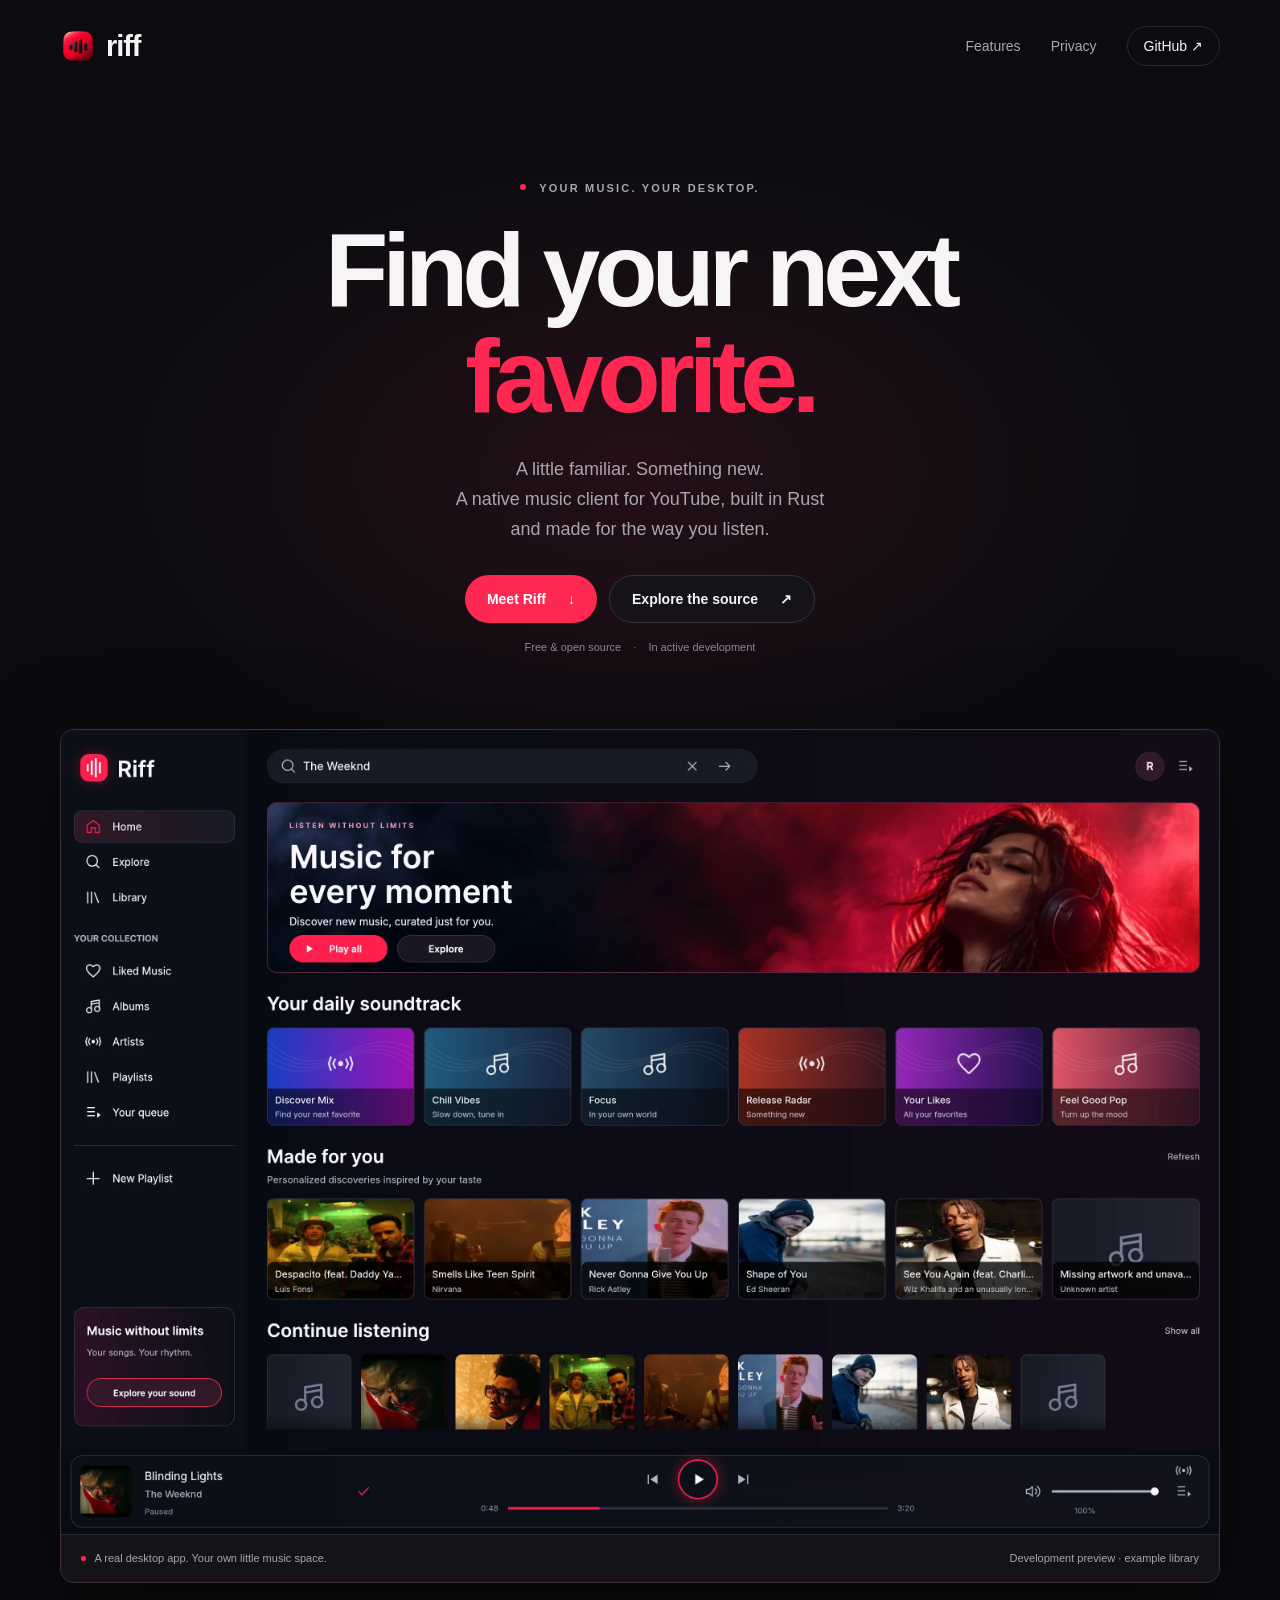
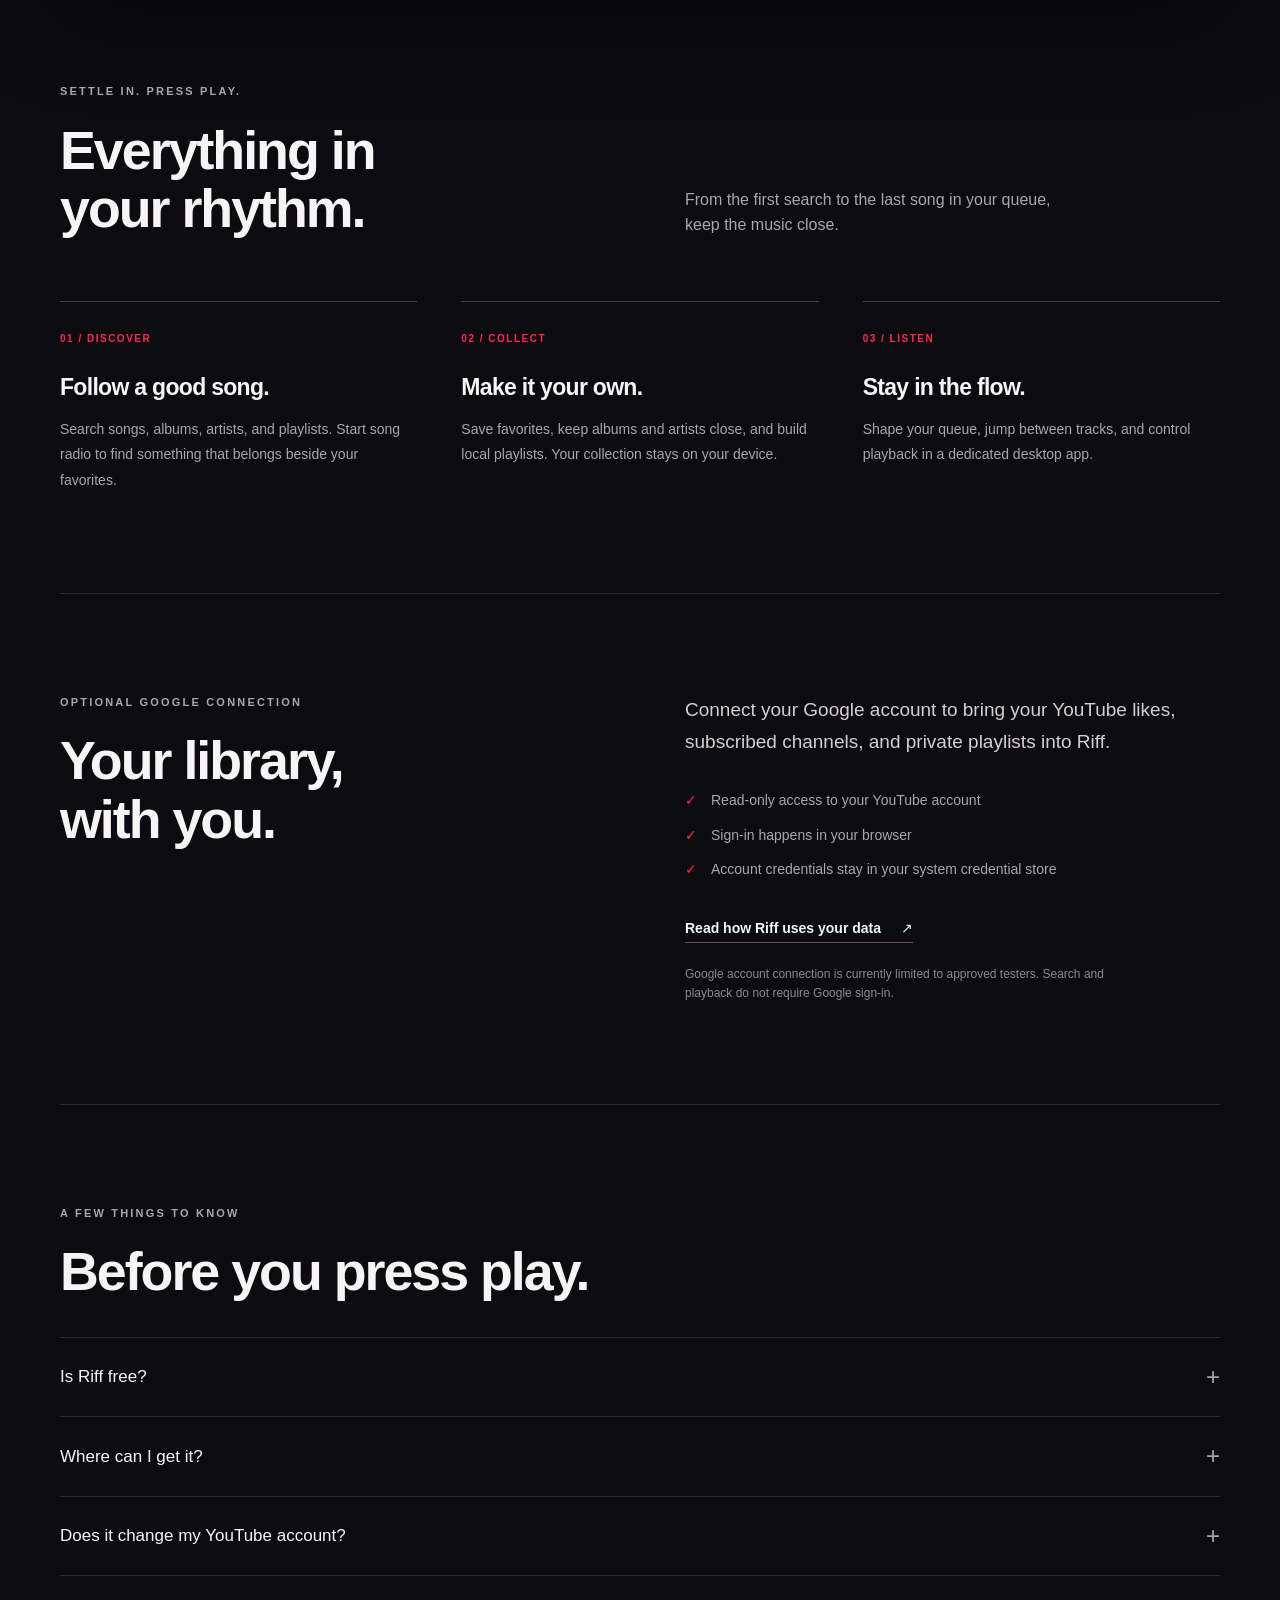
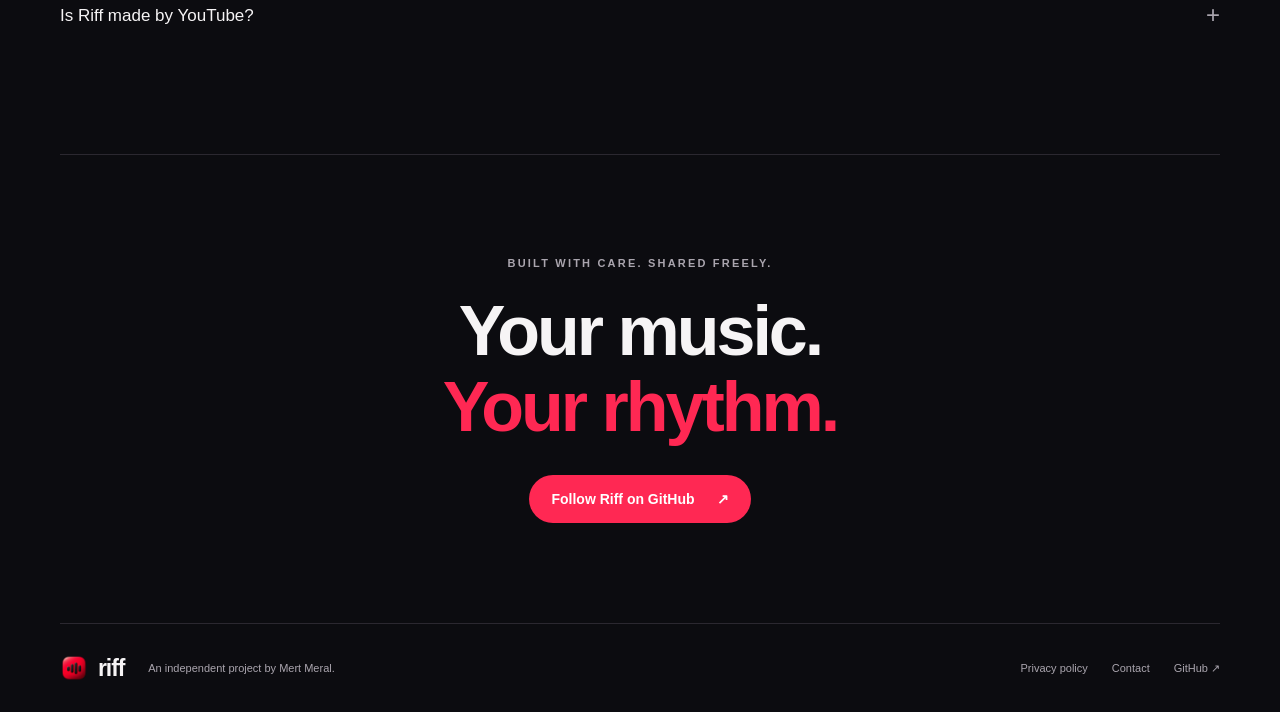
<file: site/index.html>
<!doctype html>
<html lang="en">
<head>
  <meta charset="utf-8">
  <meta name="viewport" content="width=device-width, initial-scale=1">
  <meta name="google-site-verification" content="XFNWKRAd-ePx9MSZB6cHO63mGYrORaJMhEh6UrlS1gs">
  <meta name="description" content="Riff is a free, open-source native music client for YouTube, built in Rust. Discover music, organize your collection, and make the queue your own.">
  <meta name="theme-color" content="#0c0c10">
  <meta property="og:type" content="website">
  <meta property="og:title" content="Riff — Your music. Your rhythm.">
  <meta property="og:description" content="A free, open-source native music client for YouTube. Built in Rust, made for your desktop.">
  <meta property="og:url" content="https://mertmr.github.io/riff/">
  <meta property="og:image" content="https://mertmr.github.io/riff/assets/riff-preview.webp">
  <link rel="canonical" href="https://mertmr.github.io/riff/">
  <link rel="icon" href="assets/riff-icon.png" type="image/png">
  <link rel="stylesheet" href="assets/site.css">
  <title>Riff — Your music. Your rhythm.</title>
</head>
<body>
  <a class="skip-link" href="#main">Skip to content</a>
  <header class="header wrap">
    <a class="brand" href="./" aria-label="Riff home"><img src="assets/riff-icon.png" alt="" width="36" height="36"><span>riff</span></a>
    <nav aria-label="Main navigation"><a href="#features">Features</a><a href="privacy.html">Privacy</a><a class="nav-github" href="https://github.com/mertmr/riff">GitHub <span aria-hidden="true">↗</span></a></nav>
  </header>
  <main id="main">
    <section class="hero wrap" aria-labelledby="hero-title">
      <p class="eyebrow"><span class="status-dot" aria-hidden="true"></span> YOUR MUSIC. YOUR DESKTOP.</p>
      <h1 id="hero-title">Find your next<br><span>favorite.</span></h1>
      <p class="hero-description">A little familiar. Something new.<br>A native music client for YouTube, built in Rust<br class="desktop-break"> and made for the way you listen.</p>
      <div class="hero-actions"><a class="button primary" href="#experience">Meet Riff <span aria-hidden="true">↓</span></a><a class="button secondary" href="https://github.com/mertmr/riff">Explore the source <span aria-hidden="true">↗</span></a></div>
      <p class="release-note">Free &amp; open source <span aria-hidden="true">·</span> In active development</p>
    </section>
    <section class="experience wrap" id="experience" aria-label="Riff app preview">
      <figure class="app-preview"><img src="assets/riff-preview.webp" alt="Riff’s desktop interface with music discovery, liked music, playlists, a queue, and playback controls. The screenshot uses demonstration tracks." width="1889" height="1312" fetchpriority="high"><figcaption><span><span class="status-dot" aria-hidden="true"></span> A real desktop app. Your own little music space.</span><span>Development preview · example library</span></figcaption></figure>
    </section>
    <section class="features wrap section" id="features" aria-labelledby="features-title">
      <div class="section-intro"><p class="eyebrow">SETTLE IN. PRESS PLAY.</p><h2 id="features-title">Everything in<br>your rhythm.</h2><p>From the first search to the last song in your queue,<br class="desktop-break"> keep the music close.</p></div>
      <div class="feature-grid">
        <article><span class="feature-number">01 / DISCOVER</span><h3>Follow a good song.</h3><p>Search songs, albums, artists, and playlists. Start song radio to find something that belongs beside your favorites.</p></article>
        <article><span class="feature-number">02 / COLLECT</span><h3>Make it your own.</h3><p>Save favorites, keep albums and artists close, and build local playlists. Your collection stays on your device.</p></article>
        <article><span class="feature-number">03 / LISTEN</span><h3>Stay in the flow.</h3><p>Shape your queue, jump between tracks, and control playback in a dedicated desktop app.</p></article>
      </div>
    </section>
    <section class="account wrap section" aria-labelledby="account-title">
      <div><p class="eyebrow">OPTIONAL GOOGLE CONNECTION</p><h2 id="account-title">Your library,<br>with you.</h2></div>
      <div class="account-copy"><p>Connect your Google account to bring your YouTube likes, subscribed channels, and private playlists into Riff.</p><ul><li>Read-only access to your YouTube account</li><li>Sign-in happens in your browser</li><li>Account credentials stay in your system credential store</li></ul><a class="text-link" href="privacy.html">Read how Riff uses your data <span aria-hidden="true">↗</span></a><p class="small-note">Google account connection is currently limited to approved testers. Search and playback do not require Google sign-in.</p></div>
    </section>
    <section class="faq wrap section" aria-labelledby="faq-title">
      <p class="eyebrow">A FEW THINGS TO KNOW</p><h2 id="faq-title">Before you press play.</h2>
      <details><summary>Is Riff free?</summary><p>Yes. Riff is a free project, and its source code is available on <a href="https://github.com/mertmr/riff">GitHub</a>. The application is licensed under MIT.</p></details>
      <details><summary>Where can I get it?</summary><p>Riff is currently in development, with a native macOS build workflow in the repository. Visit <a href="https://github.com/mertmr/riff">the project on GitHub</a> to follow development and inspect the code. A packaged public download is not available yet.</p></details>
      <details><summary>Does it change my YouTube account?</summary><p>The Google connection only reads account data. Favorites and playlist edits made in Riff are stored locally and do not change your YouTube account.</p></details>
      <details><summary>Is Riff made by YouTube?</summary><p>No. Riff is an independent project by Mert Meral. It is not affiliated with or endorsed by Google or YouTube.</p></details>
    </section>
    <section class="closing wrap"><p class="eyebrow">BUILT WITH CARE. SHARED FREELY.</p><h2>Your music.<br><span>Your rhythm.</span></h2><a class="button primary" href="https://github.com/mertmr/riff">Follow Riff on GitHub <span aria-hidden="true">↗</span></a></section>
  </main>
  <footer class="footer wrap"><a class="brand" href="./" aria-label="Riff home"><img src="assets/riff-icon.png" alt="" width="28" height="28"><span>riff</span></a><p>An independent project by Mert Meral.</p><nav aria-label="Footer navigation"><a href="privacy.html">Privacy policy</a><a href="mailto:mertmr@gmail.com">Contact</a><a href="https://github.com/mertmr/riff">GitHub ↗</a></nav></footer>
</body>
</html>
</file>
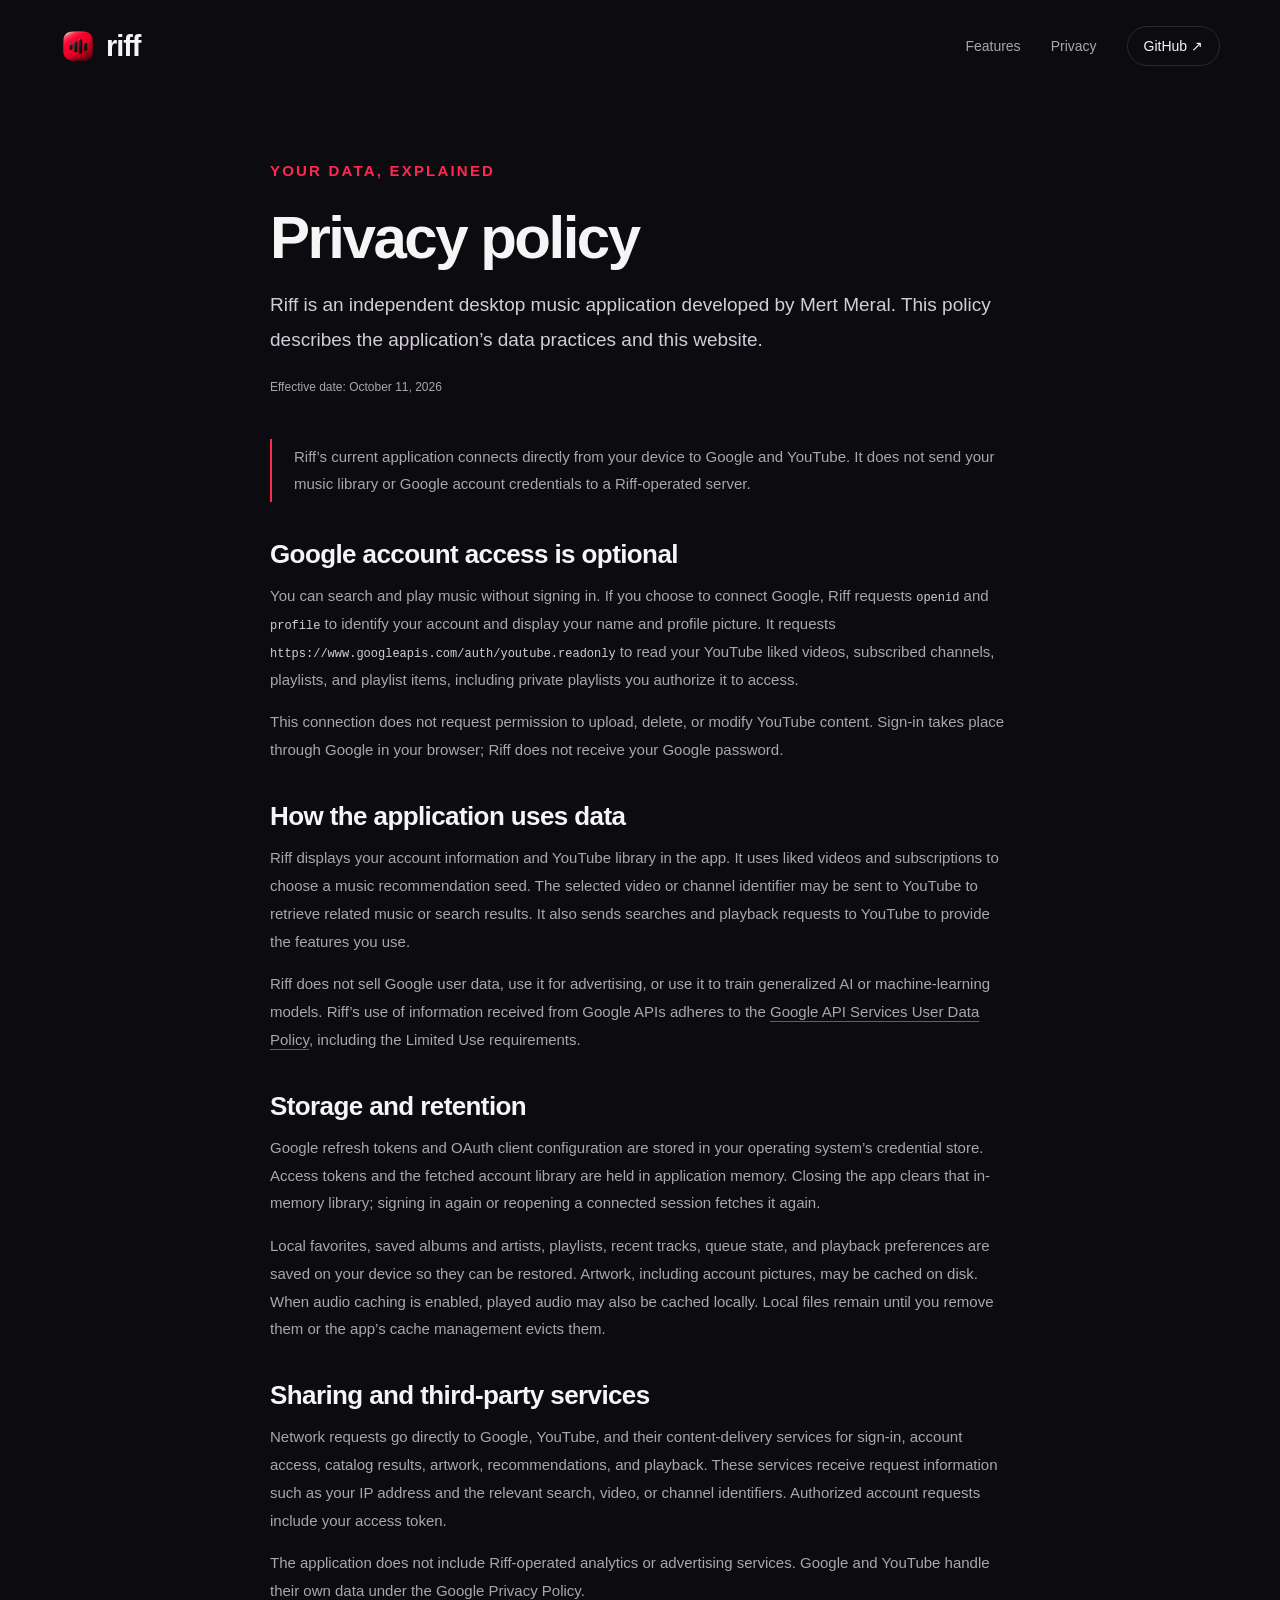
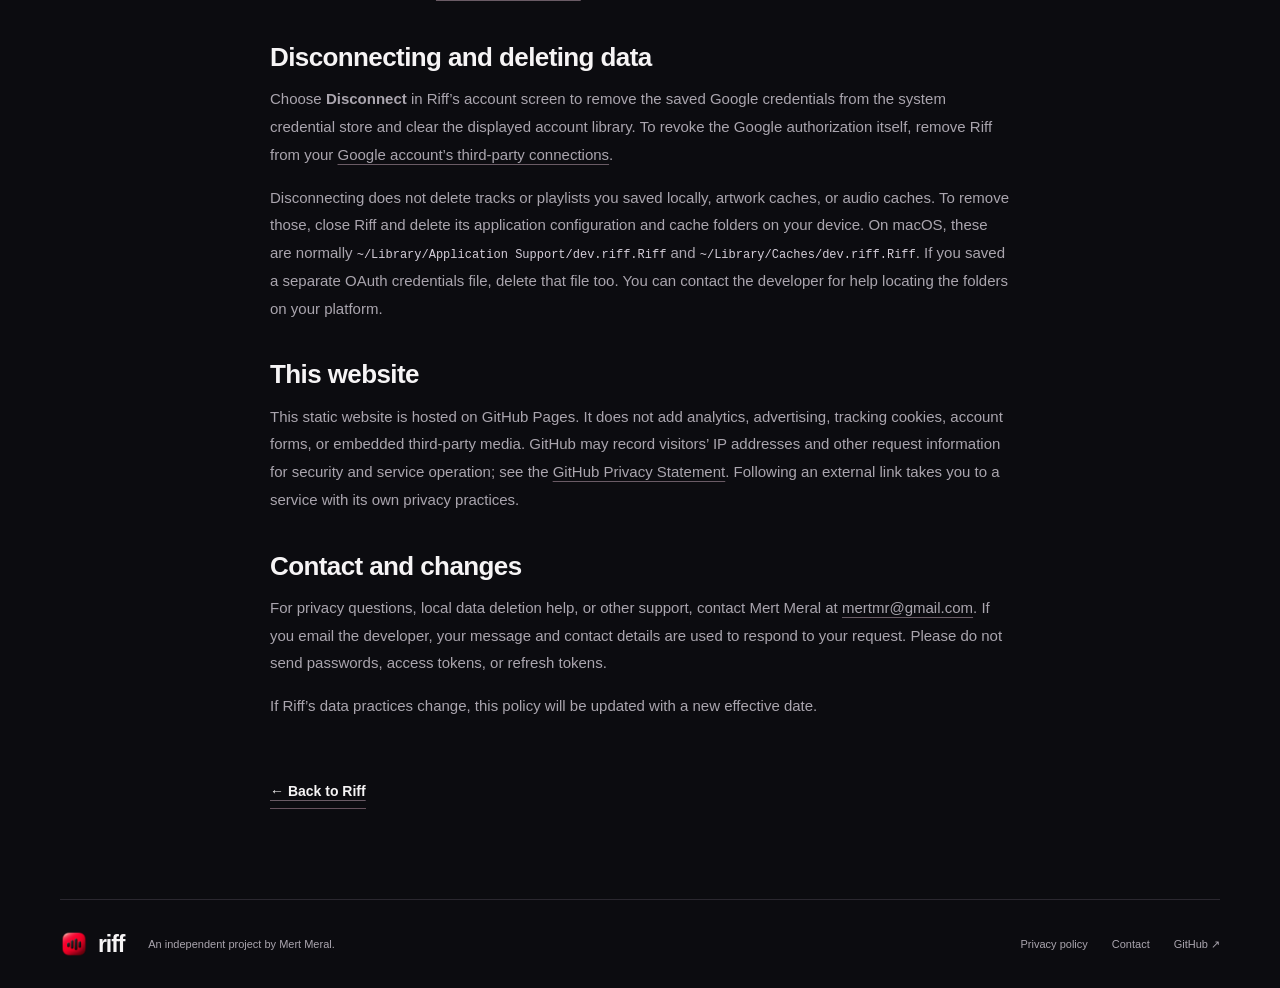
<file: site/privacy.html>
<!doctype html>
<html lang="en">
<head>
  <meta charset="utf-8">
  <meta name="viewport" content="width=device-width, initial-scale=1">
  <meta name="description" content="How Riff accesses, uses, stores, and handles Google and YouTube account data, local music collections, and website visits.">
  <meta name="theme-color" content="#0c0c10">
  <link rel="canonical" href="https://mertmr.github.io/riff/privacy.html">
  <link rel="icon" href="assets/riff-icon.png" type="image/png">
  <link rel="stylesheet" href="assets/site.css">
  <title>Privacy policy — Riff</title>
</head>
<body>
  <a class="skip-link" href="#main">Skip to content</a>
  <header class="header wrap"><a class="brand" href="./" aria-label="Riff home"><img src="assets/riff-icon.png" alt="" width="36" height="36"><span>riff</span></a><nav aria-label="Main navigation"><a href="./#features">Features</a><a href="privacy.html" aria-current="page">Privacy</a><a class="nav-github" href="https://github.com/mertmr/riff">GitHub ↗</a></nav></header>
  <main class="policy wrap" id="main">
    <p class="eyebrow">YOUR DATA, EXPLAINED</p><h1>Privacy policy</h1>
    <p class="lede">Riff is an independent desktop music application developed by Mert Meral. This policy describes the application’s data practices and this website.</p>
    <p class="effective">Effective date: October 11, 2026</p>
    <p class="callout">Riff’s current application connects directly from your device to Google and YouTube. It does not send your music library or Google account credentials to a Riff-operated server.</p>
    <h2>Google account access is optional</h2>
    <p>You can search and play music without signing in. If you choose to connect Google, Riff requests <code>openid</code> and <code>profile</code> to identify your account and display your name and profile picture. It requests <code>https://www.googleapis.com/auth/youtube.readonly</code> to read your YouTube liked videos, subscribed channels, playlists, and playlist items, including private playlists you authorize it to access.</p>
    <p>This connection does not request permission to upload, delete, or modify YouTube content. Sign-in takes place through Google in your browser; Riff does not receive your Google password.</p>
    <h2>How the application uses data</h2>
    <p>Riff displays your account information and YouTube library in the app. It uses liked videos and subscriptions to choose a music recommendation seed. The selected video or channel identifier may be sent to YouTube to retrieve related music or search results. It also sends searches and playback requests to YouTube to provide the features you use.</p>
    <p>Riff does not sell Google user data, use it for advertising, or use it to train generalized AI or machine-learning models. Riff’s use of information received from Google APIs adheres to the <a href="https://developers.google.com/terms/api-services-user-data-policy">Google API Services User Data Policy</a>, including the Limited Use requirements.</p>
    <h2>Storage and retention</h2>
    <p>Google refresh tokens and OAuth client configuration are stored in your operating system’s credential store. Access tokens and the fetched account library are held in application memory. Closing the app clears that in-memory library; signing in again or reopening a connected session fetches it again.</p>
    <p>Local favorites, saved albums and artists, playlists, recent tracks, queue state, and playback preferences are saved on your device so they can be restored. Artwork, including account pictures, may be cached on disk. When audio caching is enabled, played audio may also be cached locally. Local files remain until you remove them or the app’s cache management evicts them.</p>
    <h2>Sharing and third-party services</h2>
    <p>Network requests go directly to Google, YouTube, and their content-delivery services for sign-in, account access, catalog results, artwork, recommendations, and playback. These services receive request information such as your IP address and the relevant search, video, or channel identifiers. Authorized account requests include your access token.</p>
    <p>The application does not include Riff-operated analytics or advertising services. Google and YouTube handle their own data under the <a href="https://policies.google.com/privacy">Google Privacy Policy</a>.</p>
    <h2>Disconnecting and deleting data</h2>
    <p>Choose <strong>Disconnect</strong> in Riff’s account screen to remove the saved Google credentials from the system credential store and clear the displayed account library. To revoke the Google authorization itself, remove Riff from your <a href="https://myaccount.google.com/connections">Google account’s third-party connections</a>.</p>
    <p>Disconnecting does not delete tracks or playlists you saved locally, artwork caches, or audio caches. To remove those, close Riff and delete its application configuration and cache folders on your device. On macOS, these are normally <code>~/Library/Application Support/dev.riff.Riff</code> and <code>~/Library/Caches/dev.riff.Riff</code>. If you saved a separate OAuth credentials file, delete that file too. You can contact the developer for help locating the folders on your platform.</p>
    <h2>This website</h2>
    <p>This static website is hosted on GitHub Pages. It does not add analytics, advertising, tracking cookies, account forms, or embedded third-party media. GitHub may record visitors’ IP addresses and other request information for security and service operation; see the <a href="https://docs.github.com/en/site-policy/privacy-policies/github-privacy-statement">GitHub Privacy Statement</a>. Following an external link takes you to a service with its own privacy practices.</p>
    <h2>Contact and changes</h2>
    <p>For privacy questions, local data deletion help, or other support, contact Mert Meral at <a href="mailto:mertmr@gmail.com">mertmr@gmail.com</a>. If you email the developer, your message and contact details are used to respond to your request. Please do not send passwords, access tokens, or refresh tokens.</p>
    <p>If Riff’s data practices change, this policy will be updated with a new effective date.</p>
    <a class="text-link back" href="./">← Back to Riff</a>
  </main>
  <footer class="footer wrap"><a class="brand" href="./" aria-label="Riff home"><img src="assets/riff-icon.png" alt="" width="28" height="28"><span>riff</span></a><p>An independent project by Mert Meral.</p><nav aria-label="Footer navigation"><a href="privacy.html" aria-current="page">Privacy policy</a><a href="mailto:mertmr@gmail.com">Contact</a><a href="https://github.com/mertmr/riff">GitHub ↗</a></nav></footer>
</body>
</html>
</file>
<file: site/assets/site.css>
:root{color-scheme:dark;--bg:#0c0c10;--panel:#131318;--text:#f6f4f5;--muted:#aaa5ae;--red:#ff2853;--border:#2b2830;--font:-apple-system,BlinkMacSystemFont,"Segoe UI",sans-serif}
*{box-sizing:border-box}html{scroll-behavior:smooth;scroll-padding-top:28px}body{margin:0;background:var(--bg);color:var(--text);font-family:var(--font);font-size:16px;line-height:1.6;-webkit-font-smoothing:antialiased}a{color:inherit;text-decoration:none}a:focus-visible,summary:focus-visible{outline:3px solid var(--red);outline-offset:6px}img{max-width:100%;display:block}.wrap{width:min(1160px,calc(100% - 80px));margin-inline:auto}.skip-link{position:absolute;top:-80px;left:20px;z-index:10;background:var(--red);padding:10px 20px;border-radius:8px}.skip-link:focus{top:12px}.header{display:flex;align-items:center;justify-content:space-between;padding-block:26px}.brand{display:inline-flex;gap:10px;align-items:center;font-size:29px;font-weight:750;letter-spacing:-1.1px;line-height:1}.brand img{border-radius:10px}.header nav,.footer nav{display:flex;align-items:center;gap:30px}.header nav{font-size:14px;color:var(--muted)}nav a:hover,.text-link:hover{color:var(--text)}.nav-github{border:1px solid var(--border);border-radius:100px;padding:8px 16px;color:var(--text)}.hero{text-align:center;padding-block:88px 48px;position:relative}.hero:before{content:"";position:absolute;inset:5% 0 -110px;z-index:-1;background:radial-gradient(ellipse at center,rgba(255,40,83,.10),transparent 64%);pointer-events:none}.eyebrow{font-size:11px;font-weight:650;letter-spacing:2.2px;color:var(--muted);margin:0 0 20px}.status-dot{display:inline-block;width:6px;height:6px;border-radius:50%;background:var(--red);margin-right:8px;vertical-align:2px}h1,h2,h3,p{margin-top:0}h1{font-size:clamp(56px,8.1vw,104px);font-weight:750;letter-spacing:-6px;line-height:1.02;margin-bottom:26px}h1 span,.closing h2 span{color:var(--red)}.hero-description{font-size:18px;color:var(--muted);line-height:1.65;margin-bottom:30px}.hero-actions{display:flex;justify-content:center;gap:12px}.button{display:inline-flex;align-items:center;justify-content:center;gap:22px;padding:12px 22px;border-radius:100px;font-size:14px;font-weight:650;min-height:48px;transition:background .18s,transform .18s}.button:hover{transform:translateY(-2px)}.primary{background:var(--red);color:#fff}.primary:hover{background:#e91843}.secondary{border:1px solid #39333d;background:#151318}.secondary:hover{background:#211b23}.release-note{font-size:11px;color:#8d8794;margin-top:16px;margin-bottom:0}.release-note span{margin:0 9px}.experience{padding-top:24px}.app-preview{margin:0;border:1px solid #44303c;border-radius:14px;overflow:hidden;box-shadow:0 26px 90px #0008;background:var(--panel)}.app-preview>img{width:100%;height:auto}.app-preview figcaption{display:flex;justify-content:space-between;gap:20px;padding:15px 20px;font-size:11px;color:var(--muted);border-top:1px solid var(--border)}.app-preview figcaption .status-dot{width:5px;height:5px;margin-right:6px;vertical-align:1px}.section{padding-block:100px;border-bottom:1px solid var(--border)}.section-intro{display:grid;grid-template-columns:1fr 1fr;column-gap:90px}.section-intro .eyebrow{grid-column:1/-1}.section-intro>p:last-child{align-self:end;color:var(--muted);margin-bottom:28px}h2{font-size:clamp(36px,4.2vw,54px);line-height:1.09;font-weight:650;letter-spacing:-2px;margin-bottom:28px}.feature-grid{display:grid;grid-template-columns:repeat(3,1fr);gap:44px;margin-top:35px}.feature-grid article{border-top:1px solid #4b3d47;padding-top:22px}.feature-number{font-size:10px;font-weight:650;letter-spacing:1.5px;color:var(--red)}h3{font-size:23px;font-weight:600;letter-spacing:-.7px;line-height:1.2;margin:24px 0 16px}.feature-grid p{font-size:14px;color:var(--muted);margin:0;line-height:1.8}.account{display:grid;grid-template-columns:1fr 1fr;gap:90px}.account-copy>p:first-child{font-size:19px;line-height:1.7;color:#d4cdd8}.account-copy ul{padding:0;list-style:none;margin:25px 0 28px;color:var(--muted);font-size:14px}.account-copy li{position:relative;padding:6px 0 6px 26px}.account-copy li:before{content:"✓";position:absolute;left:0;color:var(--red);font-size:14px}.text-link{font-size:14px;font-weight:550;border-bottom:1px solid #65515c;padding-bottom:6px}.text-link span{margin-left:16px}.small-note{font-size:12px;color:#8d8794;margin:25px 0 0;max-width:430px}.faq h2{margin-bottom:36px}.faq details{border-top:1px solid var(--border);padding-block:20px}.faq summary{display:flex;align-items:center;justify-content:space-between;cursor:pointer;font-size:17px;list-style:none;font-weight:500}.faq summary::-webkit-details-marker{display:none}.faq summary:after{content:"+";font-size:24px;font-weight:300;color:var(--muted);padding-left:20px}.faq details[open] summary:after{content:"−"}.faq details p{max-width:730px;color:var(--muted);font-size:14px;padding-top:16px;margin:0}.faq details a,.policy a{text-decoration:underline;text-decoration-color:#6a5b65;text-underline-offset:4px}.closing{text-align:center;padding-block:100px}.closing h2{font-size:clamp(45px,5.5vw,70px);letter-spacing:-3px;margin-bottom:30px}.footer{border-top:1px solid var(--border);padding-block:30px;display:flex;align-items:center;gap:24px}.footer .brand{font-size:23px}.footer p{font-size:11px;color:var(--muted);margin:0;flex:1}.footer nav{font-size:11px;gap:24px;color:var(--muted)}.policy{max-width:740px;padding-block:65px 90px}.policy .eyebrow{color:var(--red)}.policy h1{font-size:60px;letter-spacing:-2.5px;line-height:1.1;margin-bottom:16px}.policy .lede{font-size:19px;color:#d4cdd8}.policy .effective{color:var(--muted);font-size:12px;margin-bottom:40px}.policy h2{font-size:26px;letter-spacing:-.6px;margin:38px 0 14px}.policy p,.policy li{color:var(--muted);font-size:15px;line-height:1.85}.policy ul{padding-left:22px}.policy .callout{border-left:2px solid var(--red);padding:4px 0 4px 22px}.policy code{overflow-wrap:anywhere;font-size:12px;color:#d4cdd8}.policy .back{margin-top:45px;display:inline-block}
@media(max-width:800px){.wrap{width:calc(100% - 44px)}.hero{padding-block:65px 32px}h1{letter-spacing:-3.8px}.section{padding-block:65px}.section-intro,.account{gap:28px}.feature-grid{gap:24px}h3{font-size:20px}.app-preview figcaption{font-size:10px;padding:12px 15px}.app-preview figcaption>span:last-child{max-width:120px;text-align:right}.footer{flex-wrap:wrap;gap:20px}.footer nav{width:100%;gap:24px}.closing{padding-block:70px}}
@media(max-width:560px){.wrap{width:calc(100% - 36px)}.header{padding-block:21px}.header .brand{font-size:25px}.header .brand img{width:31px;height:31px}.header nav{gap:16px;font-size:12px}.nav-github{padding:6px 10px}.hero{padding-block:52px 27px}.eyebrow{font-size:9px;letter-spacing:1.6px}.hero-description{font-size:15px}.desktop-break{display:none}.hero-actions{gap:9px}.button{font-size:12px;padding:11px 16px;gap:12px;min-height:44px}.experience{padding-top:14px}.app-preview{border-radius:9px}.app-preview figcaption{display:block;font-size:9px;padding:12px}.app-preview figcaption>span{display:block}.app-preview figcaption>span:last-child{max-width:none;text-align:left;margin-top:3px;padding-left:11px}.section-intro,.feature-grid,.account{display:block}.section-intro>p:last-child{font-size:15px}.section-intro h2,.account h2{margin-bottom:22px}.feature-grid{margin-top:30px}.feature-grid article+article{margin-top:28px}.feature-grid article{padding-top:16px}h3{margin-top:17px;font-size:22px}.account-copy>p:first-child{font-size:17px}.faq summary{font-size:15px}.closing h2{letter-spacing:-2px}.footer p{font-size:10px}.footer nav{font-size:11px;justify-content:space-between;gap:14px}.policy{padding-block:45px 65px}.policy h1{font-size:43px;letter-spacing:-2px}.policy .lede{font-size:17px}.policy h2{font-size:24px}.policy p,.policy li{font-size:14px}}
@media(prefers-reduced-motion:reduce){html{scroll-behavior:auto}.button{transition:none}.button:hover{transform:none}}
</file>
